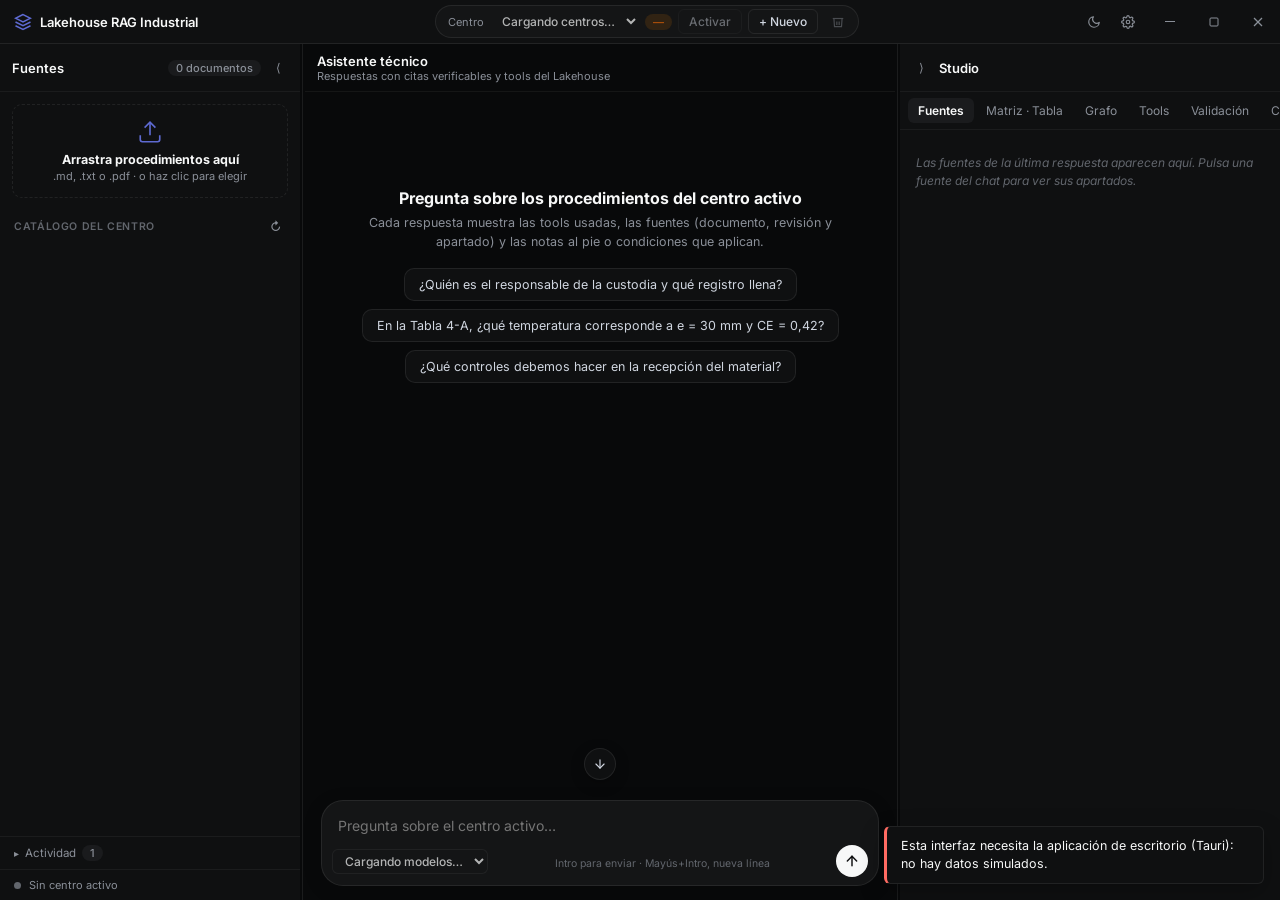
<file: src/presentation/gui/web/index.html>
<!DOCTYPE html>
<html lang="es" data-theme="dark">
<head>
  <meta charset="UTF-8">
  <meta name="viewport" content="width=device-width, initial-scale=1.0">
  <title>Lakehouse RAG Industrial</title>
  <link rel="stylesheet" href="styles.css">
  <link rel="preconnect" href="https://fonts.googleapis.com">
  <link rel="preconnect" href="https://fonts.gstatic.com" crossorigin>
  <link href="https://fonts.googleapis.com/css2?family=Inter:wght@400;500;600;700&family=JetBrains+Mono:wght@400;500&display=swap" rel="stylesheet">
</head>
<body>
  <!-- Barra de título frameless -->
  <header class="titlebar" data-tauri-drag-region>
    <div class="titlebar-brand" data-tauri-drag-region>
      <div class="brand-logo">
        <svg width="18" height="18" viewBox="0 0 24 24" fill="none" stroke="currentColor" stroke-width="2">
          <polygon points="12 2 2 7 12 12 22 7 12 2"></polygon>
          <polyline points="2 17 12 22 22 17"></polyline>
          <polyline points="2 12 12 17 22 12"></polyline>
        </svg>
      </div>
      <span class="brand-title" data-tauri-drag-region>Lakehouse RAG Industrial</span>
    </div>

    <div class="titlebar-centro" data-tauri-drag-region>
      <label class="pill-label" for="select-centro">Centro</label>
      <select id="select-centro" class="select-compacto" disabled>
        <option value="" selected>Cargando centros…</option>
      </select>
      <span id="centro-estado" class="chip chip-aviso">—</span>
      <button id="btn-toggle-centro" class="btn btn-sutil" disabled>Activar</button>
      <button id="btn-nuevo-centro" class="btn btn-sutil" title="Crear un centro nuevo">+ Nuevo</button>
      <button id="btn-eliminar-centro" class="btn btn-icono" title="Quitar el centro del registro (no borra el disco)" disabled>
        <svg width="14" height="14" viewBox="0 0 24 24" fill="none" stroke="currentColor" stroke-width="2"><polyline points="3 6 5 6 21 6"></polyline><path d="M19 6l-1 14H6L5 6"></path><path d="M10 11v6M14 11v6"></path></svg>
      </button>
    </div>

    <div class="titlebar-actions" data-tauri-drag-region>
      <button id="btn-theme-toggle" class="btn btn-icono" title="Alternar tema claro / oscuro">
        <svg class="theme-icon-dark" width="14" height="14" viewBox="0 0 24 24" fill="none" stroke="currentColor" stroke-width="2" stroke-linecap="round" stroke-linejoin="round"><path d="M21 12.79A9 9 0 1 1 11.21 3 7 7 0 0 0 21 12.79z"></path></svg>
        <svg class="theme-icon-light" width="14" height="14" viewBox="0 0 24 24" fill="none" stroke="currentColor" stroke-width="2" stroke-linecap="round" stroke-linejoin="round"><circle cx="12" cy="12" r="4"></circle><path d="M12 2v2M12 20v2M4.93 4.93l1.41 1.41M17.66 17.66l1.41 1.41M2 12h2M20 12h2M4.93 19.07l1.41-1.41M17.66 6.34l1.41-1.41"></path></svg>
      </button>
      <button id="btn-config" class="btn btn-icono" title="Configuración del motor (CLI o API) y de la API key" aria-label="Configuración" aria-haspopup="dialog">
        <svg width="14" height="14" viewBox="0 0 24 24" fill="none" stroke="currentColor" stroke-width="2" stroke-linecap="round" stroke-linejoin="round"><circle cx="12" cy="12" r="3"></circle><path d="M19.4 15a1.65 1.65 0 0 0 .33 1.82l.06.06a2 2 0 1 1-2.83 2.83l-.06-.06a1.65 1.65 0 0 0-1.82-.33 1.65 1.65 0 0 0-1 1.51V21a2 2 0 1 1-4 0v-.09A1.65 1.65 0 0 0 9 19.4a1.65 1.65 0 0 0-1.82.33l-.06.06a2 2 0 1 1-2.83-2.83l.06-.06A1.65 1.65 0 0 0 4.68 15a1.65 1.65 0 0 0-1.51-1H3a2 2 0 1 1 0-4h.09A1.65 1.65 0 0 0 4.6 9a1.65 1.65 0 0 0-.33-1.82l-.06-.06a2 2 0 1 1 2.83-2.83l.06.06A1.65 1.65 0 0 0 9 4.68a1.65 1.65 0 0 0 1-1.51V3a2 2 0 1 1 4 0v.09a1.65 1.65 0 0 0 1 1.51 1.65 1.65 0 0 0 1.82-.33l.06-.06a2 2 0 1 1 2.83 2.83l-.06.06A1.65 1.65 0 0 0 19.4 9a1.65 1.65 0 0 0 1.51 1H21a2 2 0 1 1 0 4h-.09a1.65 1.65 0 0 0-1.51 1z"></path></svg>
      </button>
      <div class="window-controls">
        <button id="btn-minimize" class="ctrl-btn" title="Minimizar">
          <svg width="10" height="1" viewBox="0 0 10 1"><rect width="10" height="1" fill="currentColor"/></svg>
        </button>
        <button id="btn-maximize" class="ctrl-btn" title="Maximizar / Restaurar">
          <svg width="10" height="10" viewBox="0 0 10 10" fill="none" stroke="currentColor"><rect x="1" y="1" width="8" height="8" rx="1"/></svg>
        </button>
        <button id="btn-close" class="ctrl-btn close-btn" title="Cerrar">
          <svg width="10" height="10" viewBox="0 0 10 10" stroke="currentColor" stroke-width="1.2"><line x1="1" y1="1" x2="9" y2="9"/><line x1="9" y1="1" x2="1" y2="9"/></svg>
        </button>
      </div>
    </div>
  </header>

  <main id="workspace" class="app-workspace">
    <!-- PANEL 1: Fuentes -->
    <section id="panel-fuentes" class="panel panel-sources" aria-label="Fuentes de conocimiento">
      <button class="riel" data-desplegar="fuentes" title="Mostrar fuentes">
        <svg width="16" height="16" viewBox="0 0 24 24" fill="none" stroke="currentColor" stroke-width="2"><path d="M14 2H6a2 2 0 0 0-2 2v16a2 2 0 0 0 2 2h12a2 2 0 0 0 2-2V8z"></path><polyline points="14 2 14 8 20 8"></polyline></svg>
        <span>Fuentes</span>
      </button>
      <div class="panel-contenido">
        <div class="panel-header">
          <h2 class="panel-title">Fuentes</h2>
          <span id="sources-count" class="chip" title="">0 documentos</span>
          <button class="btn btn-icono" data-plegar="fuentes" title="Ocultar panel">⟨</button>
        </div>

        <div id="drop-zone" class="dropzone" role="button" tabindex="0" aria-label="Ingerir documentos">
          <svg width="26" height="26" viewBox="0 0 24 24" fill="none" stroke="currentColor" stroke-width="1.5">
            <path d="M21 15v4a2 2 0 0 1-2 2H5a2 2 0 0 1-2-2v-4"></path><polyline points="17 8 12 3 7 8"></polyline><line x1="12" y1="3" x2="12" y2="15"></line>
          </svg>
          <p class="dropzone-text"><strong>Arrastra procedimientos aquí</strong></p>
          <p class="dropzone-subtext">.md, .txt o .pdf · o haz clic para elegir</p>
          <div id="ingesta-progreso" class="ingesta-progreso" hidden>
            <div class="ingesta-barra"><div id="dropzone-progress"></div></div>
            <p id="ingesta-estado" class="ingesta-estado" aria-live="polite"></p>
          </div>
        </div>

        <div class="seccion-titulo">
          <span>Catálogo del centro</span>
          <button id="btn-refresh-sources" class="btn btn-icono" title="Recargar catálogo">↻</button>
        </div>
        <ul id="sources-list" class="sources-list scroll-fino"></ul>

        <details id="actividad" class="actividad">
          <summary>Actividad <span id="actividad-contador" class="chip">0</span></summary>
          <ol id="actividad-lista" class="actividad-lista scroll-fino"></ol>
        </details>

        <div class="panel-footer-status">
          <span id="estado-dot" class="status-dot"></span>
          <span id="estado-texto">Sin centro activo</span>
        </div>
      </div>
    </section>

    <div class="separador" data-separador="fuentes" role="separator" aria-orientation="vertical" aria-label="Redimensionar fuentes" tabindex="0"></div>

    <!-- PANEL 2: Chat -->
    <section class="panel panel-chat" aria-label="Chat">
      <div class="panel-header chat-header">
        <div class="chat-agent-info">
          <h2 class="panel-title">Asistente técnico</h2>
          <p class="chat-subtitle">Respuestas con citas verificables y tools del Lakehouse</p>
        </div>
      </div>

      <div id="chat-messages" class="chat-messages scroll-fino">
        <div id="chat-columna" class="chat-columna">
          <div id="chat-vacio" class="chat-vacio">
            <h3>Pregunta sobre los procedimientos del centro activo</h3>
            <p>Cada respuesta muestra las tools usadas, las fuentes (documento, revisión y apartado) y las notas al pie o condiciones que aplican.</p>
            <div class="ejemplos">
              <button class="ejemplo" type="button">¿Quién es el responsable de la custodia y qué registro llena?</button>
              <button class="ejemplo" type="button">En la Tabla 4-A, ¿qué temperatura corresponde a e = 30 mm y CE = 0,42?</button>
              <button class="ejemplo" type="button">¿Qué controles debemos hacer en la recepción del material?</button>
            </div>
          </div>
        </div>
      </div>
      <div class="chat-input-wrapper">
        <button id="btn-ir-final" class="btn-ir-final" type="button" hidden title="Ir al final" aria-label="Ir al final">
          <svg width="14" height="14" viewBox="0 0 24 24" fill="none" stroke="currentColor" stroke-width="2" stroke-linecap="round" stroke-linejoin="round"><line x1="12" y1="5" x2="12" y2="19"></line><polyline points="19 12 12 19 5 12"></polyline></svg>
        </button>
        <form id="chat-form" class="chat-form">
          <textarea id="chat-input" class="chat-input scroll-fino" rows="1" placeholder="Pregunta sobre el centro activo…" autocomplete="off"></textarea>
          <div class="composer-pie">
            <div class="model-selector" title="Modelo de Claude (se puede cambiar entre preguntas)">
              <select id="select-modelo" class="select-compacto" disabled aria-label="Modelo">
                <option value="" selected>Cargando modelos…</option>
              </select>
            </div>
            <span class="chat-ayuda">Intro para enviar · Mayús+Intro, nueva línea</span>
            <button type="submit" id="btn-send" class="btn-send" title="Enviar (Intro)" aria-label="Enviar">
              <svg class="icono-enviar" width="16" height="16" viewBox="0 0 24 24" fill="none" stroke="currentColor" stroke-width="2.2" stroke-linecap="round" stroke-linejoin="round"><line x1="12" y1="19" x2="12" y2="5"></line><polyline points="5 12 12 5 19 12"></polyline></svg>
              <svg class="icono-detener" width="12" height="12" viewBox="0 0 12 12"><rect width="12" height="12" rx="2" fill="currentColor"></rect></svg>
            </button>
          </div>
        </form>
      </div>
    </section>

    <div class="separador" data-separador="studio" role="separator" aria-orientation="vertical" aria-label="Redimensionar Studio" tabindex="0"></div>

    <!-- PANEL 3: Studio -->
    <section id="panel-studio" class="panel panel-studio" aria-label="Lakehouse Studio">
      <button class="riel" data-desplegar="studio" title="Mostrar Studio">
        <svg width="16" height="16" viewBox="0 0 24 24" fill="none" stroke="currentColor" stroke-width="2"><rect x="3" y="3" width="18" height="18" rx="2"></rect><line x1="3" y1="9" x2="21" y2="9"></line><line x1="9" y1="21" x2="9" y2="9"></line></svg>
        <span>Studio</span>
      </button>
      <div class="panel-contenido">
        <div class="panel-header">
          <button class="btn btn-icono" data-plegar="studio" title="Ocultar panel">⟩</button>
          <h2 class="panel-title">Studio</h2>
        </div>
        <div class="studio-tabs" role="tablist">
          <button class="tab-btn active" data-tab="tab-fuentes" role="tab">Fuentes</button>
          <button class="tab-btn" data-tab="tab-tabla" role="tab">Matriz · Tabla</button>
          <button class="tab-btn" data-tab="tab-grafo" role="tab">Grafo</button>
          <button class="tab-btn" data-tab="tab-tools" role="tab">Tools</button>
          <button class="tab-btn" data-tab="tab-validacion" role="tab">Validación</button>
          <button class="tab-btn" data-tab="tab-centro" role="tab">Centro</button>
        </div>
        <div class="studio-cuerpo scroll-fino">
          <div id="tab-fuentes" class="tab-content active">
            <p class="vacio">Las fuentes de la última respuesta aparecen aquí. Pulsa una fuente del chat para ver sus apartados.</p>
          </div>
          <div id="tab-tabla" class="tab-content">
            <p class="vacio">Filas de la matriz operativa o celda resuelta de una tabla de doble entrada.</p>
          </div>
          <div id="tab-grafo" class="tab-content">
            <p class="vacio">Recorrido del grafo normativo cuando el agente lo consulta.</p>
          </div>
          <div id="tab-tools" class="tab-content">
            <p class="vacio">Pulsa una tool del chat para ver sus parámetros y su resultado completo.</p>
          </div>
          <div id="tab-validacion" class="tab-content">
            <p class="vacio">Aquí se indica si una respuesta tuvo que comprobarse o repetirse antes de mostrarla.</p>
          </div>
          <div id="tab-centro" class="tab-content">
            <p class="vacio">Selecciona o crea un centro.</p>
          </div>
        </div>
      </div>
    </section>
  </main>

  <div id="toasts" class="toasts" aria-live="polite"></div>

  <!-- Alta de centro -->
  <dialog id="dialogo-centro" class="dialogo">
    <form id="form-centro" method="dialog">
      <h3>Nuevo centro de conocimiento</h3>
      <label>Identificador <input id="centro-id" required pattern="[A-Za-z0-9_\-]+" placeholder="obra-planta-solar-01" autocomplete="off"></label>
      <label>Nombre <input id="centro-nombre" placeholder="Planta Solar" autocomplete="off"></label>
      <label>Carpeta (vacía o inexistente)
        <span class="fila-ruta"><input id="centro-ruta" required placeholder="Elige una carpeta" autocomplete="off"><button type="button" id="btn-elegir-carpeta" class="btn btn-sutil">Elegir…</button></span>
      </label>
      <p id="centro-error" class="form-error"></p>
      <div class="form-acciones">
        <button type="button" id="btn-cancelar-centro" class="btn btn-sutil">Cancelar</button>
        <button type="submit" class="btn btn-primario">Crear y activar</button>
      </div>
    </form>
  </dialog>

  <!-- Confirmación -->
  <dialog id="dialogo-confirmar" class="dialogo">
    <form method="dialog">
      <h3 id="confirmar-titulo">¿Confirmar?</h3>
      <p id="confirmar-texto"></p>
      <div class="form-acciones">
        <button value="no" class="btn btn-sutil">Cancelar</button>
        <button value="si" class="btn btn-peligro">Confirmar</button>
      </div>
    </form>
  </dialog>

  <!-- Configuración del motor del LLM y de la API key -->
  <dialog id="dialogo-config" class="dialogo dialogo-config" aria-labelledby="config-titulo">
    <div class="config-cuerpo">
      <h3 id="config-titulo">Configuración</h3>

      <section class="config-seccion" aria-labelledby="config-motor-titulo">
        <h4 id="config-motor-titulo">Motor del LLM</h4>
        <p class="config-linea">En uso en esta sesión: <span id="config-en-uso" class="chip chip-mono">—</span></p>
        <div class="config-modos" role="radiogroup" aria-label="Motor elegido">
          <label class="config-opcion"><input type="radio" name="config-modo" value="cli"> <span><strong>CLI</strong> · <code>claude -p</code> (por defecto)</span></label>
          <label class="config-opcion"><input type="radio" name="config-modo" value="api"> <span><strong>API</strong> · API de Messages, con el modelo elegido en el chat</span></label>
          <label class="config-opcion"><input type="radio" name="config-modo" value="freellmapi"> <span><strong>FreeLLMAPI</strong> · proxy local con modelos gratuitos</span></label>
        </div>
        <p id="config-aviso-freellmapi" class="config-linea config-aviso-terceros">Modelos gratuitos de terceros; los prompts y extractos se envían a esos proveedores; calidad no medida.</p>
        <p id="config-al-reiniciar" class="config-linea texto-sutil"></p>
        <ul id="config-avisos-modo" class="config-avisos" aria-live="polite"></ul>
        <p id="config-modo-error" class="form-error"></p>
      </section>

      <section class="config-seccion" aria-labelledby="config-key-titulo">
        <h4 id="config-key-titulo">API key de Anthropic</h4>
        <p class="config-linea">Estado: <span id="config-key-estado" class="chip">—</span> <span id="config-key-mascara" class="chip chip-mono" hidden></span> <span id="config-key-origen" class="texto-sutil"></span></p>
        <form id="form-api-key" class="config-key-form" autocomplete="off">
          <label>Guardar o actualizar la key (se guarda en el almacén de credenciales del sistema)
            <span class="fila-ruta"><input id="config-key-input" type="password" autocomplete="off" spellcheck="false" placeholder="sk-ant-…"><button type="submit" id="btn-guardar-key" class="btn btn-primario">Guardar</button></span>
          </label>
        </form>
        <p id="config-key-error" class="form-error"></p>
      </section>

      <section class="config-seccion" aria-labelledby="config-freellmapi-titulo">
        <h4 id="config-freellmapi-titulo">FreeLLMAPI</h4>
        <form id="form-freellmapi-url" class="config-key-form" autocomplete="off">
          <label>URL del proxy (la app de escritorio usa http://127.0.0.1:31415)
            <span class="fila-ruta"><input id="config-freellmapi-url" type="url" autocomplete="off" spellcheck="false" placeholder="http://127.0.0.1:31415"><button type="submit" id="btn-guardar-freellmapi-url" class="btn btn-primario">Guardar</button></span>
          </label>
        </form>
        <p id="config-freellmapi-url-error" class="form-error"></p>
        <p class="config-linea">Key: <span id="config-freellmapi-key-estado" class="chip">—</span> <span id="config-freellmapi-key-mascara" class="chip chip-mono" hidden></span> <span id="config-freellmapi-key-origen" class="texto-sutil"></span></p>
        <form id="form-freellmapi-key" class="config-key-form" autocomplete="off">
          <label>Guardar o actualizar la key unificada (página Keys del panel de FreeLLMAPI)
            <span class="fila-ruta"><input id="config-freellmapi-key-input" type="password" autocomplete="off" spellcheck="false" placeholder="freellmapi-…"><button type="submit" id="btn-guardar-freellmapi-key" class="btn btn-primario">Guardar</button></span>
          </label>
        </form>
        <p id="config-freellmapi-key-error" class="form-error"></p>
      </section>

      <div class="form-acciones">
        <button type="button" id="btn-cerrar-config" class="btn btn-sutil">Cerrar</button>
      </div>
    </div>
  </dialog>

  <script src="app.js"></script>
</body>
</html>
</file>
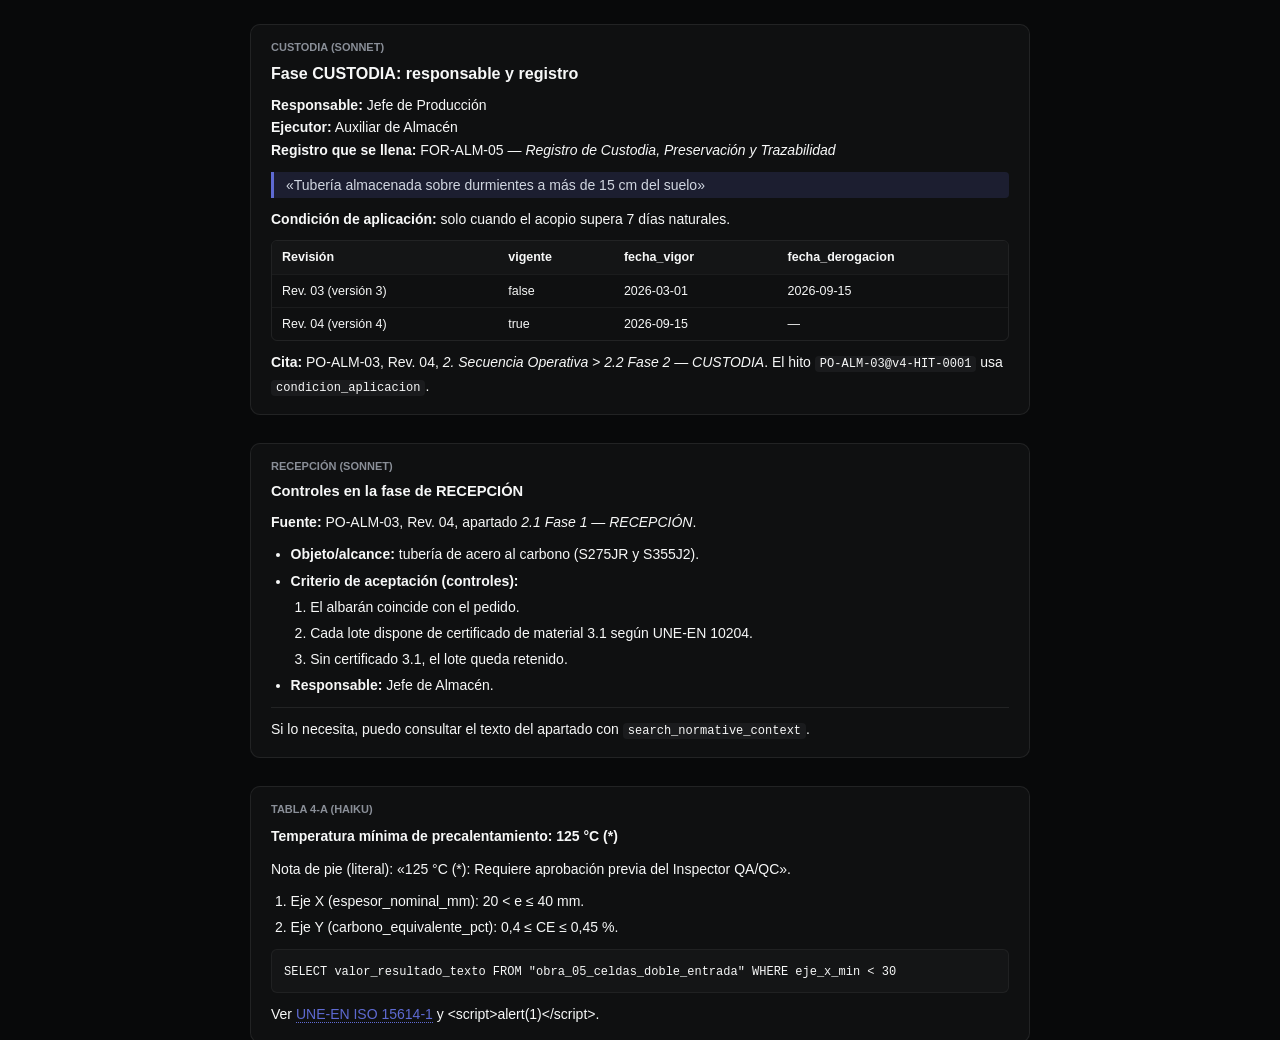
<file: docs/validacion/fase14/banco_render.html>
<!DOCTYPE html><html lang="es" data-theme="dark"><head><meta charset="UTF-8"><title>Banco de render</title><style>/* Lakehouse RAG Industrial — estilos de la ventana (Linear + NotebookLM)
 * Principios: una sola barra de scroll por zona (fina y discreta), sin scroll vertical dentro de
 * los mensajes, paneles redimensionables y lectura tipo documento en las respuestas. */

:root {
  --color-canvas: #08090a;
  --color-surface-1: #0f1011;
  --color-surface-2: #141516;
  --color-surface-3: #1a1b1d;
  --color-surface-hover: #1f2023;
  --color-ink: #f7f8f8;
  --color-ink-muted: #d0d6e0;
  --color-ink-subtle: #8a8f98;
  --color-ink-tertiary: #62666d;
  --color-primary: #5e6ad2;
  --color-primary-hover: #828fff;
  --color-primary-glow: rgba(94, 106, 210, 0.16);
  --color-on-primary: #ffffff;
  --color-success: #3ccf5b;
  --color-success-bg: rgba(39, 201, 63, 0.12);
  --color-warning: #f2b01e;
  --color-warning-bg: rgba(242, 176, 30, 0.12);
  --color-danger: #ff6b62;
  --color-danger-bg: rgba(255, 95, 86, 0.12);
  --color-cyan: #38bdf8;
  --color-cyan-bg: rgba(56, 189, 248, 0.12);
  --color-purple: #c084fc;
  --color-purple-bg: rgba(192, 132, 252, 0.12);
  --color-border: rgba(255, 255, 255, 0.08);
  --color-border-subtle: rgba(255, 255, 255, 0.05);
  --color-border-focus: rgba(94, 106, 210, 0.6);
  --scroll-pulgar: rgba(255, 255, 255, 0.10);
  --scroll-pulgar-hover: rgba(255, 255, 255, 0.24);
  --radius-sm: 4px;
  --radius-md: 6px;
  --radius-lg: 10px;
  --radius-pill: 9999px;
  --font-sans: 'Inter', -apple-system, 'Segoe UI', sans-serif;
  --font-mono: 'JetBrains Mono', Consolas, monospace;
  --transition-fast: 0.15s ease;
  --ancho-fuentes: 300px;
  --ancho-studio: 380px;
  --ancho-lectura: 780px;
}

[data-theme="light"] {
  --color-canvas: #f6f7f9;
  --color-surface-1: #ffffff;
  --color-surface-2: #f1f3f5;
  --color-surface-3: #e9ecef;
  --color-surface-hover: #e2e6ea;
  --color-ink: #111827;
  --color-ink-muted: #374151;
  --color-ink-subtle: #6b7280;
  --color-ink-tertiary: #9ca3af;
  --color-primary: #4f46e5;
  --color-primary-hover: #6366f1;
  --color-primary-glow: rgba(79, 70, 229, 0.10);
  --color-success: #15803d;
  --color-success-bg: rgba(22, 163, 74, 0.10);
  --color-warning: #a16207;
  --color-warning-bg: rgba(234, 179, 8, 0.14);
  --color-danger: #b91c1c;
  --color-danger-bg: rgba(220, 38, 38, 0.08);
  --color-cyan: #0369a1;
  --color-cyan-bg: rgba(14, 165, 233, 0.10);
  --color-purple: #7e22ce;
  --color-purple-bg: rgba(168, 85, 247, 0.10);
  --color-border: rgba(0, 0, 0, 0.09);
  --color-border-subtle: rgba(0, 0, 0, 0.05);
  --color-border-focus: rgba(79, 70, 229, 0.5);
  --scroll-pulgar: rgba(0, 0, 0, 0.12);
  --scroll-pulgar-hover: rgba(0, 0, 0, 0.28);
}

*, *::before, *::after { box-sizing: border-box; margin: 0; padding: 0; }

html, body { height: 100%; }
body {
  font-family: var(--font-sans);
  font-size: 13px;
  background: var(--color-canvas);
  color: var(--color-ink);
  overflow: hidden;
  display: flex;
  flex-direction: column;
  -webkit-font-smoothing: antialiased;
}
button, input, select, textarea { font: inherit; color: inherit; }
button { cursor: pointer; }
:focus-visible { outline: 2px solid var(--color-border-focus); outline-offset: 1px; }

/* ---------- Scroll discreto (WebView2 = Chromium) ---------- */
/* Sin scrollbar-width/scrollbar-color: en Chromium >= 121 anulan ::-webkit-scrollbar y vuelven las flechas */
::-webkit-scrollbar { width: 8px; height: 8px; }
::-webkit-scrollbar-track { background: transparent; }
::-webkit-scrollbar-thumb {
  background: var(--scroll-pulgar);
  border-radius: 8px;
  border: 2px solid transparent;
  background-clip: padding-box;
}
::-webkit-scrollbar-thumb:hover { background: var(--scroll-pulgar-hover); background-clip: padding-box; }
::-webkit-scrollbar-button { display: none; height: 0; width: 0; }
::-webkit-scrollbar-corner { background: transparent; }
.scroll-fino { overflow-y: auto; overflow-x: hidden; overscroll-behavior: contain; }

/* ---------- Controles comunes ---------- */
.btn {
  display: inline-flex; align-items: center; gap: 6px;
  border: 1px solid var(--color-border);
  background: var(--color-surface-2);
  color: var(--color-ink-muted);
  border-radius: var(--radius-md);
  padding: 4px 10px;
  font-size: 12px;
  font-weight: 500;
  white-space: nowrap;
  transition: background var(--transition-fast), color var(--transition-fast);
}
.btn:hover:not(:disabled) { background: var(--color-surface-hover); color: var(--color-ink); }
.btn:disabled { opacity: 0.45; cursor: default; }
.btn-sutil { background: transparent; }
.btn-primario { background: var(--color-primary); color: var(--color-on-primary); border-color: transparent; }
.btn-primario:hover:not(:disabled) { background: var(--color-primary-hover); color: var(--color-on-primary); }
.btn-peligro { background: var(--color-danger); color: #fff; border-color: transparent; }
.btn-icono { padding: 4px 6px; background: transparent; border-color: transparent; color: var(--color-ink-subtle); }
.btn-icono:hover:not(:disabled) { background: var(--color-surface-hover); }

.chip {
  display: inline-flex; align-items: center; gap: 4px;
  padding: 1px 8px;
  border-radius: var(--radius-pill);
  font-size: 11px;
  font-weight: 500;
  white-space: nowrap;
  background: var(--color-surface-3);
  color: var(--color-ink-subtle);
}
.chip-ok { background: var(--color-success-bg); color: var(--color-success); }
.chip-aviso { background: var(--color-warning-bg); color: var(--color-warning); }
.chip-error { background: var(--color-danger-bg); color: var(--color-danger); }
.chip-info { background: var(--color-cyan-bg); color: var(--color-cyan); }
.chip-lila { background: var(--color-purple-bg); color: var(--color-purple); }
.chip-mono { font-family: var(--font-mono); }

.select-compacto {
  max-width: 260px;
  background: var(--color-surface-2);
  border: 1px solid var(--color-border);
  border-radius: var(--radius-md);
  padding: 3px 8px;
  font-size: 12px;
  font-weight: 500;
  color: var(--color-ink);
}
.pill-label { font-size: 11px; color: var(--color-ink-subtle); }
.vacio { color: var(--color-ink-tertiary); font-size: 12px; font-style: italic; padding: 12px 4px; line-height: 1.5; }

/* ---------- Barra de título ---------- */
.titlebar {
  height: 44px; flex-shrink: 0;
  display: grid; grid-template-columns: 1fr auto 1fr; align-items: center;
  padding: 0 0 0 14px;
  background: var(--color-surface-1);
  border-bottom: 1px solid var(--color-border);
  user-select: none;
}
.titlebar-brand { display: flex; align-items: center; gap: 8px; min-width: 0; }
.brand-logo { color: var(--color-primary); display: flex; }
.brand-title { font-weight: 600; font-size: 13px; white-space: nowrap; }
.titlebar-centro {
  display: flex; align-items: center; gap: 6px;
  padding: 3px 6px 3px 12px;
  background: var(--color-surface-2);
  border: 1px solid var(--color-border);
  border-radius: var(--radius-pill);
}
.titlebar-centro .select-compacto { border: none; background: transparent; }
.titlebar-actions { display: flex; justify-content: flex-end; align-items: center; height: 100%; gap: 6px; }
[data-theme="dark"] .theme-icon-light, [data-theme="light"] .theme-icon-dark { display: none; }
.window-controls { display: flex; height: 100%; }
.ctrl-btn { width: 44px; height: 100%; border: none; background: transparent; color: var(--color-ink-subtle); display: flex; align-items: center; justify-content: center; }
.ctrl-btn:hover { background: var(--color-surface-hover); color: var(--color-ink); }
.close-btn:hover { background: #e81123; color: #fff; }

/* ---------- Área de trabajo y separadores ---------- */
.app-workspace {
  flex: 1; min-height: 0;
  display: grid;
  grid-template-columns: var(--ancho-fuentes) 5px minmax(360px, 1fr) 5px var(--ancho-studio);
}
.app-workspace.redimensionando { cursor: col-resize; user-select: none; }
.app-workspace.redimensionando iframe { pointer-events: none; }
.separador { position: relative; cursor: col-resize; background: transparent; }
.separador::after {
  content: ""; position: absolute; top: 0; bottom: 0; left: 2px; width: 1px;
  background: var(--color-border);
  transition: background var(--transition-fast), width var(--transition-fast), left var(--transition-fast);
}
.separador:hover::after, .separador:focus-visible::after, .redimensionando .separador.activo::after {
  background: var(--color-primary); width: 3px; left: 1px;
}
.fuentes-plegado [data-separador="fuentes"], .studio-plegado [data-separador="studio"] { pointer-events: none; }

.panel { min-width: 0; min-height: 0; display: flex; flex-direction: column; background: var(--color-surface-1); position: relative; }
.panel-chat { background: var(--color-canvas); }
.panel-contenido { flex: 1; min-height: 0; display: flex; flex-direction: column; }
.riel {
  display: none;
  flex-direction: column; align-items: center; gap: 8px;
  padding: 12px 0; border: none; background: transparent; color: var(--color-ink-subtle);
  writing-mode: vertical-rl; font-size: 11px; font-weight: 600; letter-spacing: 0.04em;
}
.riel svg { writing-mode: horizontal-tb; }
.riel:hover { color: var(--color-ink); }
.fuentes-plegado #panel-fuentes .riel, .studio-plegado #panel-studio .riel { display: flex; }
.fuentes-plegado #panel-fuentes .panel-contenido, .studio-plegado #panel-studio .panel-contenido { display: none; }

.panel-header {
  display: flex; align-items: center; gap: 8px;
  min-height: 48px; padding: 8px 12px;
  border-bottom: 1px solid var(--color-border-subtle);
}
.panel-title { font-size: 13px; font-weight: 600; flex: 1; white-space: nowrap; overflow: hidden; text-overflow: ellipsis; }

/* ---------- Panel 1: fuentes ---------- */
.dropzone {
  margin: 12px; padding: 14px 12px;
  border: 1.5px dashed var(--color-border);
  border-radius: var(--radius-lg);
  text-align: center; color: var(--color-ink-subtle);
  cursor: pointer;
  transition: border-color var(--transition-fast), background var(--transition-fast);
}
.dropzone svg { color: var(--color-primary); }
.dropzone:hover, .dropzone.drag-active { border-color: var(--color-primary); background: var(--color-primary-glow); }
.dropzone.ingestando { border-style: solid; border-color: var(--color-primary); }
.dropzone-text { font-size: 12.5px; color: var(--color-ink); margin-top: 4px; }
.dropzone-subtext { font-size: 11px; margin-top: 2px; }
.ingesta-progreso { margin-top: 10px; text-align: left; }
.ingesta-barra { height: 4px; border-radius: 4px; background: var(--color-surface-3); overflow: hidden; }
#dropzone-progress { height: 100%; width: 0; background: var(--color-primary); transition: width 0.4s ease; }
.ingesta-estado { margin-top: 6px; font-size: 11px; color: var(--color-ink-subtle); overflow-wrap: anywhere; }

.seccion-titulo {
  display: flex; align-items: center; justify-content: space-between;
  padding: 4px 12px 4px 14px;
  font-size: 10.5px; font-weight: 600; letter-spacing: 0.06em; text-transform: uppercase;
  color: var(--color-ink-tertiary);
}
.sources-list { list-style: none; flex: 1; min-height: 0; padding: 0 8px 8px; display: flex; flex-direction: column; gap: 6px; }
.source-item { padding: 9px 10px; border-radius: var(--radius-md); border: 1px solid var(--color-border-subtle); background: var(--color-surface-2); }
.source-item.derogado { opacity: 0.62; }
.source-item-cabecera { display: flex; align-items: center; justify-content: space-between; gap: 6px; }
.source-name { font: 600 11.5px var(--font-mono); color: var(--color-ink); }
.source-title { font-size: 12px; color: var(--color-ink-muted); margin: 3px 0; line-height: 1.35; }
.source-item-meta { font-size: 11px; color: var(--color-ink-subtle); line-height: 1.4; }

.actividad { border-top: 1px solid var(--color-border-subtle); }
.actividad summary { padding: 8px 14px; font-size: 11.5px; color: var(--color-ink-subtle); cursor: pointer; list-style: none; display: flex; gap: 6px; align-items: center; }
.actividad summary::-webkit-details-marker { display: none; }
.actividad summary::before { content: "▸"; font-size: 10px; }
.actividad[open] summary::before { content: "▾"; }
.actividad-lista { max-height: 180px; list-style: none; padding: 0 12px 8px; display: flex; flex-direction: column; gap: 4px; }
.actividad-lista li { font-size: 11px; color: var(--color-ink-subtle); line-height: 1.4; overflow-wrap: anywhere; }
.actividad-lista li.error { color: var(--color-danger); }
.actividad-lista time { color: var(--color-ink-tertiary); font-family: var(--font-mono); margin-right: 6px; }

.panel-footer-status {
  display: flex; align-items: center; gap: 8px;
  padding: 8px 14px; border-top: 1px solid var(--color-border-subtle);
  font-size: 11px; color: var(--color-ink-subtle);
}
.status-dot { width: 7px; height: 7px; border-radius: 50%; background: var(--color-ink-tertiary); flex-shrink: 0; }
.status-dot.online { background: var(--color-success); box-shadow: 0 0 6px var(--color-success); }

/* ---------- Panel 2: chat ---------- */
.chat-header { justify-content: space-between; }
.chat-agent-info { min-width: 0; }
.chat-subtitle { font-size: 11px; color: var(--color-ink-subtle); white-space: nowrap; overflow: hidden; text-overflow: ellipsis; }
.model-selector { display: flex; align-items: center; gap: 6px; flex-shrink: 0; }

.chat-messages { flex: 1; min-height: 0; padding: 20px 24px 8px; scroll-behavior: smooth; }
.chat-columna { max-width: var(--ancho-lectura); margin: 0 auto; display: flex; flex-direction: column; gap: 18px; }

.chat-vacio { margin-top: 8vh; text-align: center; color: var(--color-ink-subtle); }
.chat-vacio h3 { font-size: 16px; color: var(--color-ink); margin-bottom: 6px; }
.chat-vacio p { font-size: 12.5px; max-width: 520px; margin: 0 auto 16px; line-height: 1.5; }
.ejemplos { display: flex; flex-direction: column; gap: 8px; align-items: center; }
.ejemplo {
  border: 1px solid var(--color-border); background: var(--color-surface-1);
  border-radius: var(--radius-lg); padding: 8px 14px; font-size: 12.5px; color: var(--color-ink-muted);
}
.ejemplo:hover { border-color: var(--color-primary); color: var(--color-ink); }

.mensaje-usuario {
  align-self: flex-end; max-width: 80%;
  background: var(--color-primary); color: var(--color-on-primary);
  border-radius: 14px 14px 4px 14px;
  padding: 9px 14px; font-size: 13.5px; line-height: 1.5;
  white-space: pre-wrap; overflow-wrap: anywhere;
}
.mensaje-asistente { display: flex; flex-direction: column; gap: 10px; }
.mensaje-meta { display: flex; align-items: center; gap: 8px; font-size: 11px; color: var(--color-ink-subtle); }
.mensaje-meta .remitente { font-weight: 600; color: var(--color-ink-muted); }
.mensaje-meta .espaciador { flex: 1; }
.cargando { display: flex; align-items: center; gap: 8px; color: var(--color-ink-subtle); font-size: 12.5px; }
.pulso { width: 8px; height: 8px; border-radius: 50%; background: var(--color-primary); animation: pulso 1.2s ease-in-out infinite; }
@keyframes pulso { 0%, 100% { opacity: 0.3; transform: scale(0.8); } 50% { opacity: 1; transform: scale(1.1); } }
.error-consulta { color: var(--color-danger); background: var(--color-danger-bg); border-radius: var(--radius-md); padding: 8px 12px; font-size: 12.5px; overflow-wrap: anywhere; }

/* Tools: una línea por tool, sin cuerpo desplegable (el detalle va al Studio) */
.tools-usadas { display: flex; flex-direction: column; gap: 4px; }
.tool-linea {
  display: grid; grid-template-columns: auto auto 1fr auto; align-items: center; gap: 8px;
  width: 100%; text-align: left;
  padding: 6px 10px;
  border: 1px solid var(--color-border-subtle);
  border-radius: var(--radius-md);
  background: var(--color-surface-1);
  font-size: 12px;
}
.tool-linea:hover { border-color: var(--color-border-focus); }
.tool-linea .estado { font-size: 11px; }
.tool-linea .nombre { font-family: var(--font-mono); color: var(--color-primary); font-size: 11.5px; }
.tool-linea .resumen { color: var(--color-ink-muted); white-space: nowrap; overflow: hidden; text-overflow: ellipsis; }
.tool-linea .duracion { font-family: var(--font-mono); font-size: 10.5px; color: var(--color-ink-tertiary); }
.tool-linea.fallo .nombre, .tool-linea.fallo .resumen { color: var(--color-danger); }

/* Respuesta tipo documento: Markdown ya saneado en Rust */
.respuesta { font-size: 14px; line-height: 1.62; color: var(--color-ink); overflow-wrap: anywhere; user-select: text; }
.respuesta > * + * { margin-top: 0.7em; }
.respuesta h1, .respuesta h2, .respuesta h3, .respuesta h4, .respuesta h5, .respuesta h6 { line-height: 1.3; font-weight: 650; margin-top: 1.1em; }
.respuesta h1 { font-size: 1.25em; } .respuesta h2 { font-size: 1.15em; } .respuesta h3 { font-size: 1.05em; }
.respuesta h4, .respuesta h5, .respuesta h6 { font-size: 1em; color: var(--color-ink-muted); }
.respuesta > :first-child { margin-top: 0; }
.respuesta ul, .respuesta ol { padding-left: 1.4em; }
.respuesta li + li { margin-top: 0.25em; }
.respuesta li > ul, .respuesta li > ol { margin-top: 0.25em; }
.respuesta blockquote { border-left: 3px solid var(--color-primary); padding: 2px 0 2px 12px; color: var(--color-ink-muted); background: var(--color-primary-glow); border-radius: 0 var(--radius-sm) var(--radius-sm) 0; }
.respuesta code { font-family: var(--font-mono); font-size: 0.86em; background: var(--color-surface-3); padding: 1px 5px; border-radius: var(--radius-sm); overflow-wrap: anywhere; }
.respuesta pre { background: var(--color-surface-2); border: 1px solid var(--color-border-subtle); border-radius: var(--radius-md); padding: 10px 12px; white-space: pre-wrap; overflow-wrap: anywhere; }
.respuesta pre code { background: none; padding: 0; font-size: 12px; }
.respuesta hr { border: none; border-top: 1px solid var(--color-border); }
.respuesta strong { font-weight: 650; }
.respuesta .md-enlace { color: var(--color-primary); border-bottom: 1px dotted currentColor; cursor: help; }
.respuesta .md-imagen { color: var(--color-ink-subtle); font-style: italic; }
.md-tabla-envoltorio { overflow-x: auto; border: 1px solid var(--color-border); border-radius: var(--radius-md); }
.md-tabla { border-collapse: collapse; width: 100%; font-size: 12.5px; }
.md-tabla th, .md-tabla td { padding: 6px 10px; text-align: left; border-bottom: 1px solid var(--color-border-subtle); vertical-align: top; overflow-wrap: normal; word-break: normal; }
.md-tabla th { background: var(--color-surface-2); font-weight: 600; white-space: nowrap; }
.md-tabla tr:last-child td { border-bottom: none; }

.notas {
  border-left: 3px solid var(--color-warning);
  background: var(--color-warning-bg);
  border-radius: 0 var(--radius-md) var(--radius-md) 0;
  padding: 8px 12px; font-size: 12px; line-height: 1.5;
}
.notas h4 { font-size: 11px; font-weight: 600; text-transform: uppercase; letter-spacing: 0.05em; color: var(--color-warning); margin-bottom: 4px; }
.notas ul { list-style: none; display: flex; flex-direction: column; gap: 3px; }
.notas .chip { margin-right: 6px; }

.fuentes-respuesta { display: flex; flex-wrap: wrap; align-items: center; gap: 6px; }
.fuentes-respuesta .etiqueta { font-size: 11px; color: var(--color-ink-subtle); margin-right: 2px; }
.chip-fuente {
  display: inline-flex; align-items: center; gap: 6px;
  max-width: 100%;
  padding: 3px 4px 3px 10px;
  border: 1px solid var(--color-border);
  border-radius: var(--radius-pill);
  background: var(--color-surface-1);
  font-size: 11.5px; color: var(--color-ink-muted);
  white-space: nowrap;
}
.chip-fuente:hover { border-color: var(--color-primary); color: var(--color-ink); }
.chip-fuente .doc { font-family: var(--font-mono); font-weight: 600; color: var(--color-primary); }
.chip-fuente .contador { background: var(--color-surface-3); border-radius: var(--radius-pill); padding: 0 6px; font-size: 10.5px; }
.acciones-respuesta { display: flex; gap: 8px; align-items: center; }

.btn-ir-final {
  position: absolute; right: 28px; bottom: 96px;
  width: 32px; height: 32px; border-radius: 50%;
  border: 1px solid var(--color-border); background: var(--color-surface-1); color: var(--color-ink-muted);
  box-shadow: 0 4px 14px rgba(0, 0, 0, 0.25);
}
.btn-ir-final:hover { color: var(--color-ink); border-color: var(--color-primary); }

.chat-input-wrapper { padding: 10px 24px 12px; }
.chat-form {
  max-width: var(--ancho-lectura); margin: 0 auto;
  display: flex; align-items: flex-end; gap: 8px;
  background: var(--color-surface-1);
  border: 1px solid var(--color-border);
  border-radius: 14px; padding: 6px 6px 6px 14px;
}
.chat-form:focus-within { border-color: var(--color-border-focus); box-shadow: 0 0 0 3px var(--color-primary-glow); }
.chat-input { flex: 1; resize: none; border: none; background: transparent; outline: none; font-size: 13.5px; line-height: 1.5; padding: 6px 0; max-height: 160px; overflow-y: auto; }
.btn-send { width: 34px; height: 34px; border-radius: 10px; border: none; background: var(--color-primary); color: #fff; display: flex; align-items: center; justify-content: center; flex-shrink: 0; }
.btn-send:disabled { opacity: 0.5; cursor: default; }
.chat-ayuda { max-width: var(--ancho-lectura); margin: 4px auto 0; font-size: 10.5px; color: var(--color-ink-tertiary); text-align: right; }

/* ---------- Panel 3: Studio ---------- */
.panel-studio { container-type: inline-size; }
.studio-tabs { display: flex; gap: 2px; padding: 6px 8px; border-bottom: 1px solid var(--color-border-subtle); overflow-x: auto; }
.studio-tabs::-webkit-scrollbar { height: 0; }
.tab-btn {
  position: relative; border: none; background: transparent;
  padding: 5px 10px; border-radius: var(--radius-md);
  font-size: 12px; color: var(--color-ink-subtle); white-space: nowrap;
}
.tab-btn:hover { color: var(--color-ink); background: var(--color-surface-2); }
.tab-btn.active { color: var(--color-ink); background: var(--color-surface-3); font-weight: 600; }
.tab-btn.novedad::after { content: ""; position: absolute; top: 4px; right: 3px; width: 6px; height: 6px; border-radius: 50%; background: var(--color-primary); }
.studio-cuerpo { flex: 1; min-height: 0; padding: 12px; }
.tab-content { display: none; flex-direction: column; gap: 10px; }
.tab-content.active { display: flex; }

.tarjeta { border: 1px solid var(--color-border-subtle); background: var(--color-surface-2); border-radius: var(--radius-md); padding: 10px 12px; }
.tarjeta h4 { font-size: 12.5px; font-weight: 600; margin-bottom: 6px; display: flex; gap: 6px; align-items: center; flex-wrap: wrap; }
.tarjeta.destacada { border-color: var(--color-primary); }
.fila-chips { display: flex; flex-wrap: wrap; gap: 6px; align-items: center; }
.ficha { display: grid; grid-template-columns: max-content 1fr; gap: 3px 10px; font-size: 12px; line-height: 1.45; }
.ficha dt { color: var(--color-ink-subtle); }
.ficha dd { color: var(--color-ink); overflow-wrap: anywhere; }
.valor-resuelto { font: 700 24px var(--font-mono); color: var(--color-success); }
.nota-obligatoria { border-left: 3px solid var(--color-warning); background: var(--color-warning-bg); padding: 6px 10px; border-radius: 0 var(--radius-sm) var(--radius-sm) 0; font-size: 12px; }
.lista-apartados { list-style: none; display: flex; flex-direction: column; gap: 6px; }
.lista-apartados li { font-size: 12px; line-height: 1.45; }
.ruta-miga { color: var(--color-ink-muted); }
.ruta-miga .sep { color: var(--color-ink-tertiary); margin: 0 4px; }
.json { font: 11px/1.5 var(--font-mono); background: var(--color-surface-1); border: 1px solid var(--color-border-subtle); border-radius: var(--radius-sm); padding: 8px; white-space: pre-wrap; overflow-wrap: anywhere; user-select: text; }
.grupo-relacion h5 { font-size: 11px; font-weight: 600; color: var(--color-ink-subtle); text-transform: uppercase; letter-spacing: 0.05em; margin: 4px 0; }
.nodo-hub { border: 1px dashed var(--color-warning); }
.texto-sutil { font-size: 11.5px; color: var(--color-ink-subtle); }
.ruta-centro { font: 11px var(--font-mono); color: var(--color-ink-subtle); overflow-wrap: anywhere; }
@container (min-width: 560px) {
  .rejilla-fichas { display: grid; grid-template-columns: 1fr 1fr; gap: 10px; }
}
.rejilla-fichas { display: flex; flex-direction: column; gap: 10px; }

/* ---------- Toasts y diálogos ---------- */
.toasts { position: fixed; right: 16px; bottom: 16px; display: flex; flex-direction: column; gap: 8px; z-index: 50; pointer-events: none; }
.toast {
  pointer-events: auto; max-width: 380px;
  padding: 10px 14px; border-radius: var(--radius-md);
  background: var(--color-surface-1); border: 1px solid var(--color-border); border-left: 3px solid var(--color-primary);
  box-shadow: 0 8px 24px rgba(0, 0, 0, 0.28);
  font-size: 12.5px; line-height: 1.45; color: var(--color-ink);
  animation: entrar 0.2s ease;
}
.toast.error { border-left-color: var(--color-danger); }
.toast.ok { border-left-color: var(--color-success); }
@keyframes entrar { from { opacity: 0; transform: translateY(6px); } to { opacity: 1; transform: none; } }

.dialogo { margin: auto; background: var(--color-surface-1); color: var(--color-ink); border: 1px solid var(--color-border); border-radius: var(--radius-lg); width: min(520px, 92vw); padding: 20px; box-shadow: 0 20px 60px rgba(0, 0, 0, 0.4); }
.dialogo::backdrop { background: rgba(0, 0, 0, 0.5); }
.dialogo form { display: flex; flex-direction: column; gap: 12px; }
.dialogo h3 { font-size: 15px; }
.dialogo p { font-size: 12.5px; color: var(--color-ink-muted); line-height: 1.5; }
.dialogo label { display: flex; flex-direction: column; gap: 4px; font-size: 12px; color: var(--color-ink-subtle); }
.dialogo input { background: var(--color-surface-2); border: 1px solid var(--color-border); border-radius: var(--radius-md); padding: 7px 9px; font: 12.5px var(--font-mono); color: var(--color-ink); }
.dialogo input:focus { outline: none; border-color: var(--color-border-focus); }
.fila-ruta { display: flex; gap: 6px; }
.fila-ruta input { flex: 1; min-width: 0; }
.form-error { color: var(--color-danger); font-size: 12px; min-height: 16px; }
.form-acciones { display: flex; justify-content: flex-end; gap: 8px; }

body{overflow:auto;display:block;padding:24px} .caso{max-width:780px;margin:0 auto 28px;padding:16px 20px;border:1px solid var(--color-border);border-radius:10px;background:var(--color-surface-1)} .caso-titulo{font-size:11px;color:var(--color-ink-subtle);margin-bottom:10px;text-transform:uppercase}</style></head><body><section class="caso"><h6 class="caso-titulo">Custodia (Sonnet)</h6><div class="respuesta"><h2>Fase CUSTODIA: responsable y registro</h2>
<p><strong>Responsable:</strong> Jefe de Producción<br />
<strong>Ejecutor:</strong> Auxiliar de Almacén<br />
<strong>Registro que se llena:</strong> FOR-ALM-05 — <em>Registro de Custodia, Preservación y Trazabilidad</em></p>
<blockquote>
<p>«Tubería almacenada sobre durmientes a más de 15 cm del suelo»</p>
</blockquote>
<p><strong>Condición de aplicación:</strong> solo cuando el acopio supera 7 días naturales.</p>
<div class="md-tabla-envoltorio"><table class="md-tabla"><thead><tr><th>Revisión</th><th>vigente</th><th>fecha_vigor</th><th>fecha_derogacion</th></tr></thead><tbody>
<tr><td>Rev. 03 (versión 3)</td><td>false</td><td>2026-03-01</td><td>2026-09-15</td></tr>
<tr><td>Rev. 04 (versión 4)</td><td>true</td><td>2026-09-15</td><td>—</td></tr>
</tbody></table></div>
<p><strong>Cita:</strong> PO-ALM-03, Rev. 04, <em>2. Secuencia Operativa &gt; 2.2 Fase 2 — CUSTODIA</em>. El hito <code>PO-ALM-03@v4-HIT-0001</code> usa <code>condicion_aplicacion</code>.</p>
</div></section><section class="caso"><h6 class="caso-titulo">Recepción (Sonnet)</h6><div class="respuesta"><h3>Controles en la fase de RECEPCIÓN</h3>
<p><strong>Fuente:</strong> PO-ALM-03, Rev. 04, apartado <em>2.1 Fase 1 — RECEPCIÓN</em>.</p>
<ul>
<li><strong>Objeto/alcance:</strong> tubería de acero al carbono (S275JR y S355J2).</li>
<li><strong>Criterio de aceptación (controles):</strong>
<ol>
<li>El albarán coincide con el pedido.</li>
<li>Cada lote dispone de certificado de material 3.1 según UNE-EN 10204.</li>
<li>Sin certificado 3.1, el lote queda retenido.</li>
</ol>
</li>
<li><strong>Responsable:</strong> Jefe de Almacén.</li>
</ul>
<hr />
<p>Si lo necesita, puedo consultar el texto del apartado con <code>search_normative_context</code>.</p>
</div></section><section class="caso"><h6 class="caso-titulo">Tabla 4-A (Haiku)</h6><div class="respuesta"><p><strong>Temperatura mínima de precalentamiento: 125 °C (*)</strong></p>
<p>Nota de pie (literal): «125 °C (*): Requiere aprobación previa del Inspector QA/QC».</p>
<ol>
<li>Eje X (espesor_nominal_mm): 20 &lt; e ≤ 40 mm.</li>
<li>Eje Y (carbono_equivalente_pct): 0,4 ≤ CE ≤ 0,45 %.</li>
</ol>
<pre><code class="language-sql">SELECT valor_resultado_texto FROM "obra_05_celdas_doble_entrada" WHERE eje_x_min &lt; 30
</code></pre>
<p>Ver <span class="md-enlace" title="https://www.une.org">UNE-EN ISO 15614-1</span> y &lt;script&gt;alert(1)&lt;/script&gt;.</p>
</div></section></body></html>
</file>
<file: src/presentation/gui/web/styles.css>
/* Lakehouse RAG Industrial — estilos de la ventana (Linear + NotebookLM)
 * Principios: una sola barra de scroll por zona (fina y discreta), sin scroll vertical dentro de
 * los mensajes, paneles redimensionables y lectura tipo documento en las respuestas. */

:root {
  --color-canvas: #08090a;
  --color-surface-1: #0f1011;
  --color-surface-2: #141516;
  --color-surface-3: #1a1b1d;
  --color-surface-hover: #1f2023;
  --color-ink: #f7f8f8;
  --color-ink-muted: #d0d6e0;
  --color-ink-subtle: #8a8f98;
  --color-ink-tertiary: #62666d;
  --color-primary: #5e6ad2;
  --color-primary-hover: #828fff;
  --color-primary-glow: rgba(94, 106, 210, 0.16);
  --color-on-primary: #ffffff;
  --color-success: #3ccf5b;
  --color-success-bg: rgba(39, 201, 63, 0.12);
  --color-warning: #f2b01e;
  --color-warning-bg: rgba(242, 176, 30, 0.12);
  --color-danger: #ff6b62;
  --color-danger-bg: rgba(255, 95, 86, 0.12);
  --color-cyan: #38bdf8;
  --color-cyan-bg: rgba(56, 189, 248, 0.12);
  --color-purple: #c084fc;
  --color-purple-bg: rgba(192, 132, 252, 0.12);
  --color-border: rgba(255, 255, 255, 0.08);
  --color-border-subtle: rgba(255, 255, 255, 0.05);
  --color-border-focus: rgba(94, 106, 210, 0.6);
  --scroll-pulgar: rgba(255, 255, 255, 0.10);
  --scroll-pulgar-hover: rgba(255, 255, 255, 0.24);
  --radius-sm: 4px;
  --radius-md: 6px;
  --radius-lg: 10px;
  --radius-pill: 9999px;
  --font-sans: 'Inter', -apple-system, 'Segoe UI', sans-serif;
  --font-mono: 'JetBrains Mono', Consolas, monospace;
  --transition-fast: 0.15s ease;
  --ancho-fuentes: 300px;
  --ancho-studio: 380px;
  --ancho-lectura: 780px;
  --ancho-chat: 768px;
}

[data-theme="light"] {
  --color-canvas: #f6f7f9;
  --color-surface-1: #ffffff;
  --color-surface-2: #f1f3f5;
  --color-surface-3: #e9ecef;
  --color-surface-hover: #e2e6ea;
  --color-ink: #111827;
  --color-ink-muted: #374151;
  --color-ink-subtle: #6b7280;
  --color-ink-tertiary: #9ca3af;
  --color-primary: #4f46e5;
  --color-primary-hover: #6366f1;
  --color-primary-glow: rgba(79, 70, 229, 0.10);
  --color-success: #15803d;
  --color-success-bg: rgba(22, 163, 74, 0.10);
  --color-warning: #a16207;
  --color-warning-bg: rgba(234, 179, 8, 0.14);
  --color-danger: #b91c1c;
  --color-danger-bg: rgba(220, 38, 38, 0.08);
  --color-cyan: #0369a1;
  --color-cyan-bg: rgba(14, 165, 233, 0.10);
  --color-purple: #7e22ce;
  --color-purple-bg: rgba(168, 85, 247, 0.10);
  --color-border: rgba(0, 0, 0, 0.09);
  --color-border-subtle: rgba(0, 0, 0, 0.05);
  --color-border-focus: rgba(79, 70, 229, 0.5);
  --scroll-pulgar: rgba(0, 0, 0, 0.12);
  --scroll-pulgar-hover: rgba(0, 0, 0, 0.28);
}

*, *::before, *::after { box-sizing: border-box; margin: 0; padding: 0; }

html, body { height: 100%; }
body {
  font-family: var(--font-sans);
  font-size: 13px;
  background: var(--color-canvas);
  color: var(--color-ink);
  overflow: hidden;
  display: flex;
  flex-direction: column;
  -webkit-font-smoothing: antialiased;
}
button, input, select, textarea { font: inherit; color: inherit; }
button { cursor: pointer; }
:focus-visible { outline: 2px solid var(--color-border-focus); outline-offset: 1px; }

/* ---------- Scroll discreto (WebView2 = Chromium) ---------- */
/* Sin scrollbar-width/scrollbar-color: en Chromium >= 121 anulan ::-webkit-scrollbar y vuelven las flechas */
::-webkit-scrollbar { width: 8px; height: 8px; }
::-webkit-scrollbar-track { background: transparent; }
::-webkit-scrollbar-thumb {
  background: var(--scroll-pulgar);
  border-radius: 8px;
  border: 2px solid transparent;
  background-clip: padding-box;
}
::-webkit-scrollbar-thumb:hover { background: var(--scroll-pulgar-hover); background-clip: padding-box; }
::-webkit-scrollbar-button { display: none; height: 0; width: 0; }
::-webkit-scrollbar-corner { background: transparent; }
.scroll-fino { overflow-y: auto; overflow-x: hidden; overscroll-behavior: contain; }

/* ---------- Controles comunes ---------- */
.btn {
  display: inline-flex; align-items: center; gap: 6px;
  border: 1px solid var(--color-border);
  background: var(--color-surface-2);
  color: var(--color-ink-muted);
  border-radius: var(--radius-md);
  padding: 4px 10px;
  font-size: 12px;
  font-weight: 500;
  white-space: nowrap;
  transition: background var(--transition-fast), color var(--transition-fast);
}
.btn:hover:not(:disabled) { background: var(--color-surface-hover); color: var(--color-ink); }
.btn:disabled { opacity: 0.45; cursor: default; }
.btn-sutil { background: transparent; }
.btn-primario { background: var(--color-primary); color: var(--color-on-primary); border-color: transparent; }
.btn-primario:hover:not(:disabled) { background: var(--color-primary-hover); color: var(--color-on-primary); }
.btn-peligro { background: var(--color-danger); color: #fff; border-color: transparent; }
.btn-icono { padding: 4px 6px; background: transparent; border-color: transparent; color: var(--color-ink-subtle); }
.btn-icono:hover:not(:disabled) { background: var(--color-surface-hover); }

.chip {
  display: inline-flex; align-items: center; gap: 4px;
  padding: 1px 8px;
  border-radius: var(--radius-pill);
  font-size: 11px;
  font-weight: 500;
  white-space: nowrap;
  background: var(--color-surface-3);
  color: var(--color-ink-subtle);
}
.chip-ok { background: var(--color-success-bg); color: var(--color-success); }
.chip-aviso { background: var(--color-warning-bg); color: var(--color-warning); }
.chip-error { background: var(--color-danger-bg); color: var(--color-danger); }
.chip-info { background: var(--color-cyan-bg); color: var(--color-cyan); }
.chip-lila { background: var(--color-purple-bg); color: var(--color-purple); }
.chip-mono { font-family: var(--font-mono); }

.select-compacto {
  max-width: 260px;
  background: var(--color-surface-2);
  border: 1px solid var(--color-border);
  border-radius: var(--radius-md);
  padding: 3px 8px;
  font-size: 12px;
  font-weight: 500;
  color: var(--color-ink);
}
.pill-label { font-size: 11px; color: var(--color-ink-subtle); }
.vacio { color: var(--color-ink-tertiary); font-size: 12px; font-style: italic; padding: 12px 4px; line-height: 1.5; }

/* ---------- Barra de título ---------- */
.titlebar {
  height: 44px; flex-shrink: 0;
  display: grid; grid-template-columns: 1fr auto 1fr; align-items: center;
  padding: 0 0 0 14px;
  background: var(--color-surface-1);
  border-bottom: 1px solid var(--color-border);
  user-select: none;
}
.titlebar-brand { display: flex; align-items: center; gap: 8px; min-width: 0; }
.brand-logo { color: var(--color-primary); display: flex; }
.brand-title { font-weight: 600; font-size: 13px; white-space: nowrap; }
.titlebar-centro {
  display: flex; align-items: center; gap: 6px;
  padding: 3px 6px 3px 12px;
  background: var(--color-surface-2);
  border: 1px solid var(--color-border);
  border-radius: var(--radius-pill);
}
.titlebar-centro .select-compacto { border: none; background: transparent; }
.titlebar-actions { display: flex; justify-content: flex-end; align-items: center; height: 100%; gap: 6px; }
[data-theme="dark"] .theme-icon-light, [data-theme="light"] .theme-icon-dark { display: none; }
.window-controls { display: flex; height: 100%; }
.ctrl-btn { width: 44px; height: 100%; border: none; background: transparent; color: var(--color-ink-subtle); display: flex; align-items: center; justify-content: center; }
.ctrl-btn:hover { background: var(--color-surface-hover); color: var(--color-ink); }
.close-btn:hover { background: #e81123; color: #fff; }

/* ---------- Área de trabajo y separadores ---------- */
.app-workspace {
  flex: 1; min-height: 0;
  display: grid;
  grid-template-columns: var(--ancho-fuentes) 5px minmax(360px, 1fr) 5px var(--ancho-studio);
}
.app-workspace.redimensionando { cursor: col-resize; user-select: none; }
.app-workspace.redimensionando iframe { pointer-events: none; }
.separador { position: relative; cursor: col-resize; background: transparent; }
.separador::after {
  content: ""; position: absolute; top: 0; bottom: 0; left: 2px; width: 1px;
  background: var(--color-border);
  transition: background var(--transition-fast), width var(--transition-fast), left var(--transition-fast);
}
.separador:hover::after, .separador:focus-visible::after, .redimensionando .separador.activo::after {
  background: var(--color-primary); width: 3px; left: 1px;
}
.fuentes-plegado [data-separador="fuentes"], .studio-plegado [data-separador="studio"] { pointer-events: none; }

.panel { min-width: 0; min-height: 0; display: flex; flex-direction: column; background: var(--color-surface-1); position: relative; }
.panel-chat { background: var(--color-canvas); }
.panel-contenido { flex: 1; min-height: 0; display: flex; flex-direction: column; }
.riel {
  display: none;
  flex-direction: column; align-items: center; gap: 8px;
  padding: 12px 0; border: none; background: transparent; color: var(--color-ink-subtle);
  writing-mode: vertical-rl; font-size: 11px; font-weight: 600; letter-spacing: 0.04em;
}
.riel svg { writing-mode: horizontal-tb; }
.riel:hover { color: var(--color-ink); }
.fuentes-plegado #panel-fuentes .riel, .studio-plegado #panel-studio .riel { display: flex; }
.fuentes-plegado #panel-fuentes .panel-contenido, .studio-plegado #panel-studio .panel-contenido { display: none; }

.panel-header {
  display: flex; align-items: center; gap: 8px;
  min-height: 48px; padding: 8px 12px;
  border-bottom: 1px solid var(--color-border-subtle);
}
.panel-title { font-size: 13px; font-weight: 600; flex: 1; white-space: nowrap; overflow: hidden; text-overflow: ellipsis; }

/* ---------- Panel 1: fuentes ---------- */
.dropzone {
  margin: 12px; padding: 14px 12px;
  border: 1.5px dashed var(--color-border);
  border-radius: var(--radius-lg);
  text-align: center; color: var(--color-ink-subtle);
  cursor: pointer;
  transition: border-color var(--transition-fast), background var(--transition-fast);
}
.dropzone svg { color: var(--color-primary); }
.dropzone:hover, .dropzone.drag-active { border-color: var(--color-primary); background: var(--color-primary-glow); }
.dropzone.ingestando { border-style: solid; border-color: var(--color-primary); }
.dropzone-text { font-size: 12.5px; color: var(--color-ink); margin-top: 4px; }
.dropzone-subtext { font-size: 11px; margin-top: 2px; }
.ingesta-progreso { margin-top: 10px; text-align: left; }
.ingesta-barra { height: 4px; border-radius: 4px; background: var(--color-surface-3); overflow: hidden; }
#dropzone-progress { height: 100%; width: 0; background: var(--color-primary); transition: width 0.4s ease; }
.ingesta-estado { margin-top: 6px; font-size: 11px; color: var(--color-ink-subtle); overflow-wrap: anywhere; }

.seccion-titulo {
  display: flex; align-items: center; justify-content: space-between;
  padding: 4px 12px 4px 14px;
  font-size: 10.5px; font-weight: 600; letter-spacing: 0.06em; text-transform: uppercase;
  color: var(--color-ink-tertiary);
}
.sources-list { list-style: none; flex: 1; min-height: 0; padding: 0 8px 8px; display: flex; flex-direction: column; gap: 6px; }
.source-item { padding: 9px 10px; border-radius: var(--radius-md); border: 1px solid var(--color-border-subtle); background: var(--color-surface-2); }
.source-item.derogado { opacity: 0.62; }
.source-item-cabecera { display: flex; align-items: center; justify-content: space-between; gap: 6px; }
.source-name { font: 600 11.5px var(--font-mono); color: var(--color-ink); }
.source-title { font-size: 12px; color: var(--color-ink-muted); margin: 3px 0; line-height: 1.35; }
.source-item-meta { font-size: 11px; color: var(--color-ink-subtle); line-height: 1.4; }

.actividad { border-top: 1px solid var(--color-border-subtle); }
.actividad summary { padding: 8px 14px; font-size: 11.5px; color: var(--color-ink-subtle); cursor: pointer; list-style: none; display: flex; gap: 6px; align-items: center; }
.actividad summary::-webkit-details-marker { display: none; }
.actividad summary::before { content: "▸"; font-size: 10px; }
.actividad[open] summary::before { content: "▾"; }
.actividad-lista { max-height: 180px; list-style: none; padding: 0 12px 8px; display: flex; flex-direction: column; gap: 4px; }
.actividad-lista li { font-size: 11px; color: var(--color-ink-subtle); line-height: 1.4; overflow-wrap: anywhere; }
.actividad-lista li.error { color: var(--color-danger); }
.actividad-lista time { color: var(--color-ink-tertiary); font-family: var(--font-mono); margin-right: 6px; }

.panel-footer-status {
  display: flex; align-items: center; gap: 8px;
  padding: 8px 14px; border-top: 1px solid var(--color-border-subtle);
  font-size: 11px; color: var(--color-ink-subtle);
}
.status-dot { width: 7px; height: 7px; border-radius: 50%; background: var(--color-ink-tertiary); flex-shrink: 0; }
.status-dot.online { background: var(--color-success); box-shadow: 0 0 6px var(--color-success); }

/* ---------- Panel 2: chat ---------- */
.chat-header { justify-content: space-between; }
.chat-agent-info { min-width: 0; }
.chat-subtitle { font-size: 11px; color: var(--color-ink-subtle); white-space: nowrap; overflow: hidden; text-overflow: ellipsis; }
.model-selector { display: flex; align-items: center; gap: 6px; flex-shrink: 0; }

.chat-messages { flex: 1; min-height: 0; padding: 24px 16px 8px; overflow-anchor: none; }
.chat-columna { max-width: var(--ancho-chat); margin: 0 auto; padding: 0 16px; display: flex; flex-direction: column; gap: 28px; }

.chat-vacio { margin-top: 8vh; text-align: center; color: var(--color-ink-subtle); }
.chat-vacio h3 { font-size: 16px; color: var(--color-ink); margin-bottom: 6px; }
.chat-vacio p { font-size: 12.5px; max-width: 520px; margin: 0 auto 16px; line-height: 1.5; }
.ejemplos { display: flex; flex-direction: column; gap: 8px; align-items: center; }
.ejemplo {
  border: 1px solid var(--color-border); background: var(--color-surface-1);
  border-radius: var(--radius-lg); padding: 8px 14px; font-size: 12.5px; color: var(--color-ink-muted);
}
.ejemplo:hover { border-color: var(--color-primary); color: var(--color-ink); }

.mensaje-usuario {
  align-self: flex-end; max-width: 70%;
  background: var(--color-surface-3); color: var(--color-ink);
  border-radius: 18px; padding: 10px 16px;
  font-size: 14px; line-height: 1.55; white-space: pre-wrap; overflow-wrap: anywhere; user-select: text;
}
.mensaje-asistente { display: flex; flex-direction: column; gap: 10px; }
.mensaje-meta { display: flex; align-items: center; gap: 8px; font-size: 11px; color: var(--color-ink-subtle); }
.mensaje-meta .remitente { font-weight: 600; color: var(--color-ink-muted); }
.mensaje-meta .espaciador { flex: 1; }
.cargando { display: flex; align-items: center; gap: 8px; color: var(--color-ink-subtle); font-size: 12.5px; }
.pulso { width: 8px; height: 8px; border-radius: 50%; background: var(--color-primary); animation: pulso 1.2s ease-in-out infinite; }
@keyframes pulso { 0%, 100% { opacity: 0.3; transform: scale(0.8); } 50% { opacity: 1; transform: scale(1.1); } }
.error-consulta { color: var(--color-danger); background: var(--color-danger-bg); border-radius: var(--radius-md); padding: 8px 12px; font-size: 12.5px; overflow-wrap: anywhere; }

/* Tools: una línea por tool, sin cuerpo desplegable (el detalle va al Studio) */
.tools-usadas { display: flex; flex-direction: column; gap: 4px; }
.tool-linea {
  display: grid; grid-template-columns: auto auto 1fr auto; align-items: center; gap: 8px;
  width: 100%; text-align: left;
  padding: 6px 10px;
  border: 1px solid var(--color-border-subtle);
  border-radius: var(--radius-md);
  background: var(--color-surface-1);
  font-size: 12px;
}
.tool-linea:hover { border-color: var(--color-border-focus); }
.tool-linea .estado { font-size: 11px; }
.tool-linea .nombre { font-family: var(--font-mono); color: var(--color-primary); font-size: 11.5px; }
.tool-linea .resumen { color: var(--color-ink-muted); white-space: nowrap; overflow: hidden; text-overflow: ellipsis; }
.tool-linea .duracion { font-family: var(--font-mono); font-size: 10.5px; color: var(--color-ink-tertiary); }
.tool-linea.fallo .nombre, .tool-linea.fallo .resumen { color: var(--color-danger); }
.tool-linea.redirigida .estado { color: var(--color-warning); }
.tool-linea.redirigida .nombre { color: var(--color-ink-muted); }

/* Desvíos recuperables (error de una tool, bloqueo, repetición): pill discreto y colapsado */
.desvios-tools { align-self: flex-start; max-width: 100%; }
.desvios-tools > summary.pill-desvio {
  display: inline-flex; align-items: center; gap: 6px;
  padding: 2px 10px;
  border: 1px solid var(--color-border-subtle);
  border-radius: 999px;
  background: var(--color-warning-bg);
  color: var(--color-ink-muted);
  font-size: 11.5px;
  cursor: pointer; list-style: none;
}
.desvios-tools > summary::-webkit-details-marker { display: none; }
.desvios-tools > summary::before { content: "↷"; color: var(--color-warning); }
.desvios-tools[open] > summary { margin-bottom: 6px; }
.desvio { border: 1px solid var(--color-border-subtle); border-radius: var(--radius-md); background: var(--color-surface-1); padding: 8px 10px; margin-bottom: 6px; font-size: 12px; }
.desvio-cabecera { display: flex; gap: 8px; align-items: center; }
.desvio-cabecera .nombre { font-family: var(--font-mono); color: var(--color-primary); font-size: 11.5px; }
.desvio-cabecera .duracion { margin-left: auto; font-family: var(--font-mono); font-size: 10.5px; color: var(--color-ink-tertiary); }
.desvio-aviso { color: var(--color-ink-muted); margin: 6px 0; overflow-wrap: anywhere; }
.desvio pre.json { max-height: 220px; overflow: auto; }

/* Respuesta tipo documento: Markdown ya saneado en Rust */
.respuesta { font-size: 14px; line-height: 1.625; color: var(--color-ink); overflow-wrap: anywhere; user-select: text; }
.respuesta > * + * { margin-top: 0.7em; }
.respuesta h1, .respuesta h2, .respuesta h3, .respuesta h4, .respuesta h5, .respuesta h6 { line-height: 1.3; font-weight: 650; margin-top: 1.1em; }
.respuesta h1 { font-size: 1.25em; } .respuesta h2 { font-size: 1.15em; } .respuesta h3 { font-size: 1.05em; }
.respuesta h4, .respuesta h5, .respuesta h6 { font-size: 1em; color: var(--color-ink-muted); }
.respuesta > :first-child { margin-top: 0; }
.respuesta ul, .respuesta ol { padding-left: 1.4em; }
.respuesta li + li { margin-top: 0.25em; }
.respuesta li > ul, .respuesta li > ol { margin-top: 0.25em; }
.respuesta blockquote { border-left: 3px solid var(--color-primary); padding: 2px 0 2px 12px; color: var(--color-ink-muted); background: var(--color-primary-glow); border-radius: 0 var(--radius-sm) var(--radius-sm) 0; }
.respuesta code { font-family: var(--font-mono); font-size: 0.86em; background: var(--color-surface-3); padding: 1px 5px; border-radius: var(--radius-sm); overflow-wrap: anywhere; }
.respuesta pre { background: var(--color-surface-2); border: 1px solid var(--color-border-subtle); border-radius: var(--radius-md); padding: 10px 12px; white-space: pre-wrap; overflow-wrap: anywhere; }
.respuesta pre code { background: none; padding: 0; font-size: 12px; }
.respuesta hr { border: none; border-top: 1px solid var(--color-border); }
.respuesta strong { font-weight: 650; }
.respuesta .md-enlace { color: var(--color-primary); border-bottom: 1px dotted currentColor; cursor: help; }
.respuesta .md-imagen { color: var(--color-ink-subtle); font-style: italic; }
.md-tabla-envoltorio { overflow-x: auto; border: 1px solid var(--color-border); border-radius: var(--radius-md); }
.md-tabla { border-collapse: collapse; width: 100%; font-size: 12.5px; }
.md-tabla th, .md-tabla td { padding: 6px 10px; text-align: left; border-bottom: 1px solid var(--color-border-subtle); vertical-align: top; overflow-wrap: normal; word-break: normal; }
.md-tabla th { background: var(--color-surface-2); font-weight: 600; white-space: nowrap; }
.md-tabla tr:last-child td { border-bottom: none; }

.notas {
  border-left: 3px solid var(--color-warning);
  background: var(--color-warning-bg);
  border-radius: 0 var(--radius-md) var(--radius-md) 0;
  padding: 8px 12px; font-size: 12px; line-height: 1.5;
}
.notas h4 { font-size: 11px; font-weight: 600; text-transform: uppercase; letter-spacing: 0.05em; color: var(--color-warning); margin-bottom: 4px; }
.notas ul { list-style: none; display: flex; flex-direction: column; gap: 3px; }
.notas .chip { margin-right: 6px; }

.fuentes-respuesta { display: flex; flex-wrap: wrap; align-items: center; gap: 6px; }
.fuentes-respuesta .etiqueta { font-size: 11px; color: var(--color-ink-subtle); margin-right: 2px; }
.chip-fuente {
  display: inline-flex; align-items: center; gap: 6px;
  max-width: 100%;
  padding: 3px 4px 3px 10px;
  border: 1px solid var(--color-border);
  border-radius: var(--radius-pill);
  background: var(--color-surface-1);
  font-size: 11.5px; color: var(--color-ink-muted);
  white-space: nowrap;
}
.chip-fuente:hover { border-color: var(--color-primary); color: var(--color-ink); }
.chip-fuente .doc { font-family: var(--font-mono); font-weight: 600; color: var(--color-primary); }
.chip-fuente .contador { background: var(--color-surface-3); border-radius: var(--radius-pill); padding: 0 6px; font-size: 10.5px; }
.acciones-respuesta { opacity: 0; display: flex; gap: 4px; align-items: center; transition: opacity 0.2s ease; }
.mensaje-asistente:hover .acciones-respuesta, .mensaje-asistente:focus-within .acciones-respuesta,
.mensaje-asistente.ultimo .acciones-respuesta { opacity: 1; }
.btn-accion {
  display: inline-flex; align-items: center; gap: 5px; height: 28px; padding: 0 8px;
  border: none; border-radius: var(--radius-md); background: transparent; color: var(--color-ink-subtle); font-size: 11.5px;
}
.btn-accion:hover { background: var(--color-surface-3); color: var(--color-ink); }
.btn-accion .ok { display: none; }
.btn-accion.copiado .ok { display: inline; }
.btn-accion.copiado .copiar { display: none; }

.btn-ir-final {
  position: absolute; left: 50%; top: -44px; transform: translateX(-50%);
  width: 32px; height: 32px; border-radius: 50%; display: flex; align-items: center; justify-content: center;
  border: 1px solid var(--color-border); background: var(--color-surface-1); color: var(--color-ink-muted);
  box-shadow: 0 4px 14px rgba(0, 0, 0, 0.25); animation: aparecer 0.15s ease;
}
.btn-ir-final:hover { color: var(--color-ink); border-color: var(--color-primary); }

.chat-input-wrapper { position: relative; padding: 8px 16px 14px; }
.chat-form {
  max-width: calc(var(--ancho-chat) - 32px); margin: 0 auto;
  display: flex; flex-direction: column; gap: 4px;
  background: var(--color-surface-2);
  border: 1px solid var(--color-border);
  border-radius: 22px; padding: 10px 10px 8px 16px;
  box-shadow: 0 4px 18px rgba(0, 0, 0, 0.18);
}
.chat-form:focus-within { border-color: var(--color-border-focus); box-shadow: 0 0 0 3px var(--color-primary-glow); }
.chat-input { width: 100%; resize: none; border: none; background: transparent; outline: none; font-size: 14px; line-height: 1.55; padding: 4px 0; min-height: 26px; max-height: 25vh; overflow-y: auto; }
.composer-pie { display: flex; align-items: center; gap: 8px; }
.composer-pie .model-selector { margin-left: -6px; }
.composer-pie .chat-ayuda { font-size: 10.5px; color: var(--color-ink-tertiary); white-space: nowrap; overflow: hidden; text-overflow: ellipsis; }
.btn-send { width: 32px; height: 32px; border-radius: 50%; border: none; background: var(--color-ink); color: var(--color-surface-1); display: flex; align-items: center; justify-content: center; flex-shrink: 0; transition: opacity 0.15s ease; }
.btn-send .icono-detener { display: none; }
.btn-send.detener .icono-detener { display: block; }
.btn-send.detener .icono-enviar { display: none; }
.btn-send:disabled { opacity: 0.5; cursor: default; }
.chat-ayuda { max-width: var(--ancho-lectura); margin: 4px auto 0; font-size: 10.5px; color: var(--color-ink-tertiary); text-align: right; }

/* ---------- Panel 3: Studio ---------- */
.panel-studio { container-type: inline-size; }
.studio-tabs { display: flex; gap: 2px; padding: 6px 8px; border-bottom: 1px solid var(--color-border-subtle); overflow-x: auto; }
.studio-tabs::-webkit-scrollbar { height: 0; }
.tab-btn {
  position: relative; border: none; background: transparent;
  padding: 5px 10px; border-radius: var(--radius-md);
  font-size: 12px; color: var(--color-ink-subtle); white-space: nowrap;
}
.tab-btn:hover { color: var(--color-ink); background: var(--color-surface-2); }
.tab-btn.active { color: var(--color-ink); background: var(--color-surface-3); font-weight: 600; }
.tab-btn.novedad::after { content: ""; position: absolute; top: 4px; right: 3px; width: 6px; height: 6px; border-radius: 50%; background: var(--color-primary); }
.studio-cuerpo { flex: 1; min-height: 0; padding: 12px; }
.tab-content { display: none; flex-direction: column; gap: 10px; }
.tab-content.active { display: flex; }

.tarjeta { border: 1px solid var(--color-border-subtle); background: var(--color-surface-2); border-radius: var(--radius-md); padding: 10px 12px; }
.tarjeta h4 { font-size: 12.5px; font-weight: 600; margin-bottom: 6px; display: flex; gap: 6px; align-items: center; flex-wrap: wrap; }
.tarjeta.destacada { border-color: var(--color-primary); }
.fila-chips { display: flex; flex-wrap: wrap; gap: 6px; align-items: center; }
.ficha { display: grid; grid-template-columns: max-content 1fr; gap: 3px 10px; font-size: 12px; line-height: 1.45; }
.ficha dt { color: var(--color-ink-subtle); }
.ficha dd { color: var(--color-ink); overflow-wrap: anywhere; }
.valor-resuelto { font: 700 24px var(--font-mono); color: var(--color-success); }
.nota-obligatoria { border-left: 3px solid var(--color-warning); background: var(--color-warning-bg); padding: 6px 10px; border-radius: 0 var(--radius-sm) var(--radius-sm) 0; font-size: 12px; }
.lista-apartados { list-style: none; display: flex; flex-direction: column; gap: 6px; }
.lista-apartados li { font-size: 12px; line-height: 1.45; }
.ruta-miga { color: var(--color-ink-muted); }
.ruta-miga .sep { color: var(--color-ink-tertiary); margin: 0 4px; }
.json { font: 11px/1.5 var(--font-mono); background: var(--color-surface-1); border: 1px solid var(--color-border-subtle); border-radius: var(--radius-sm); padding: 8px; white-space: pre-wrap; overflow-wrap: anywhere; user-select: text; }
.grupo-relacion h5 { font-size: 11px; font-weight: 600; color: var(--color-ink-subtle); text-transform: uppercase; letter-spacing: 0.05em; margin: 4px 0; }
.nodo-hub { border: 1px dashed var(--color-warning); }
.texto-sutil { font-size: 11.5px; color: var(--color-ink-subtle); }
.ruta-centro { font: 11px var(--font-mono); color: var(--color-ink-subtle); overflow-wrap: anywhere; }
@container (min-width: 560px) {
  .rejilla-fichas { display: grid; grid-template-columns: 1fr 1fr; gap: 10px; }
}
.rejilla-fichas { display: flex; flex-direction: column; gap: 10px; }

/* ---------- Toasts y diálogos ---------- */
.toasts { position: fixed; right: 16px; bottom: 16px; display: flex; flex-direction: column; gap: 8px; z-index: 50; pointer-events: none; }
.toast {
  pointer-events: auto; max-width: 380px;
  padding: 10px 14px; border-radius: var(--radius-md);
  background: var(--color-surface-1); border: 1px solid var(--color-border); border-left: 3px solid var(--color-primary);
  box-shadow: 0 8px 24px rgba(0, 0, 0, 0.28);
  font-size: 12.5px; line-height: 1.45; color: var(--color-ink);
  animation: entrar 0.2s ease;
}
.toast.error { border-left-color: var(--color-danger); }
.toast.ok { border-left-color: var(--color-success); }
@keyframes entrar { from { opacity: 0; transform: translateY(6px); } to { opacity: 1; transform: none; } }

.dialogo { margin: auto; background: var(--color-surface-1); color: var(--color-ink); border: 1px solid var(--color-border); border-radius: var(--radius-lg); width: min(520px, 92vw); padding: 20px; box-shadow: 0 20px 60px rgba(0, 0, 0, 0.4); }
.dialogo::backdrop { background: rgba(0, 0, 0, 0.5); }
.dialogo form { display: flex; flex-direction: column; gap: 12px; }
.dialogo h3 { font-size: 15px; }
.dialogo p { font-size: 12.5px; color: var(--color-ink-muted); line-height: 1.5; }
.dialogo label { display: flex; flex-direction: column; gap: 4px; font-size: 12px; color: var(--color-ink-subtle); }
.dialogo input { background: var(--color-surface-2); border: 1px solid var(--color-border); border-radius: var(--radius-md); padding: 7px 9px; font: 12.5px var(--font-mono); color: var(--color-ink); }
.dialogo input:focus { outline: none; border-color: var(--color-border-focus); }
.fila-ruta { display: flex; gap: 6px; }
.fila-ruta input { flex: 1; min-width: 0; }
.form-error { color: var(--color-danger); font-size: 12px; min-height: 16px; }
.form-acciones { display: flex; justify-content: flex-end; gap: 8px; }

/* ---------- Chat en vivo (Fase 15) ---------- */
@keyframes aparecer { from { opacity: 0; transform: translate(-50%, 6px); } to { opacity: 1; transform: translate(-50%, 0); } }
@keyframes brillo { from { background-position: 200% 0; } to { background-position: -200% 0; } }
@keyframes latido { 0%, 100% { opacity: 0.25; } 50% { opacity: 1; } }
.trabajando {
  font-size: 13px; width: fit-content;
  background: linear-gradient(90deg, var(--color-ink-subtle) 30%, var(--color-ink) 50%, var(--color-ink-subtle) 70%);
  background-size: 200% 100%; -webkit-background-clip: text; background-clip: text; color: transparent;
  animation: brillo 2.5s linear infinite;
}
.respuesta.en-vivo > :last-child::after {
  content: ''; display: inline-block; width: 8px; height: 8px; margin-left: 4px; border-radius: 50%;
  background: var(--color-ink); vertical-align: middle; animation: latido 1s ease-in-out infinite;
}
.tool-linea.en-curso .estado { animation: latido 1s ease-in-out infinite; }
.espaciador-ancla { flex-shrink: 0; pointer-events: none; }
.respuesta.salida-segura { border-left: 3px solid var(--color-warning); background: var(--color-warning-bg); padding: 8px 12px; border-radius: 0 var(--radius-md) var(--radius-md) 0; }
.btn-ver-resultados { width: fit-content; margin-top: 8px; }
.lista-validacion { margin: 6px 0 0; padding-left: 18px; font-size: 12.5px; line-height: 1.5; }
.lista-validacion li + li { margin-top: 6px; }
.validacion-fallida { color: var(--color-warning); font-weight: 600; }
.aviso-ejes { margin-top: 8px; }

.chip-aviso { background: rgba(217, 119, 6, 0.15); color: #b45309; }
.btn-reintentar { margin-top: 6px; font-size: 12px; padding: 3px 8px; cursor: pointer; }
.btn-reintentar:disabled { opacity: 0.6; cursor: default; }

/* ---------- Configuración del motor del LLM ---------- */
.dialogo-config { width: min(560px, 92vw); }
.config-cuerpo { display: flex; flex-direction: column; gap: 14px; }
.config-seccion { display: flex; flex-direction: column; gap: 8px; padding: 12px; border: 1px solid var(--color-border); border-radius: var(--radius-md); background: var(--color-surface-2); }
.config-seccion h4 { font-size: 12.5px; font-weight: 600; color: var(--color-ink); }
.config-linea { display: flex; flex-wrap: wrap; align-items: center; gap: 6px; }
.config-modos { display: flex; flex-direction: column; gap: 6px; }
.dialogo .config-opcion { flex-direction: row; align-items: center; gap: 8px; font-size: 12.5px; color: var(--color-ink-muted); cursor: pointer; }
.dialogo .config-opcion input { accent-color: var(--color-primary); padding: 0; }
.config-opcion code { font-family: var(--font-mono); font-size: 11.5px; }
.config-avisos { list-style: none; display: flex; flex-direction: column; gap: 4px; padding: 0; margin: 0; }
.config-avisos li { font-size: 12px; line-height: 1.45; padding: 6px 8px; border-radius: var(--radius-sm); background: var(--color-warning-bg); color: var(--color-warning); }
.config-avisos li.config-aviso-info { background: var(--color-cyan-bg); color: var(--color-cyan); }
.config-key-form input { flex: 1; }
.config-aviso-terceros { font-size: 12px; line-height: 1.45; padding: 6px 8px; border-radius: var(--radius-sm); background: var(--color-warning-bg); color: var(--color-warning); }
</file>
